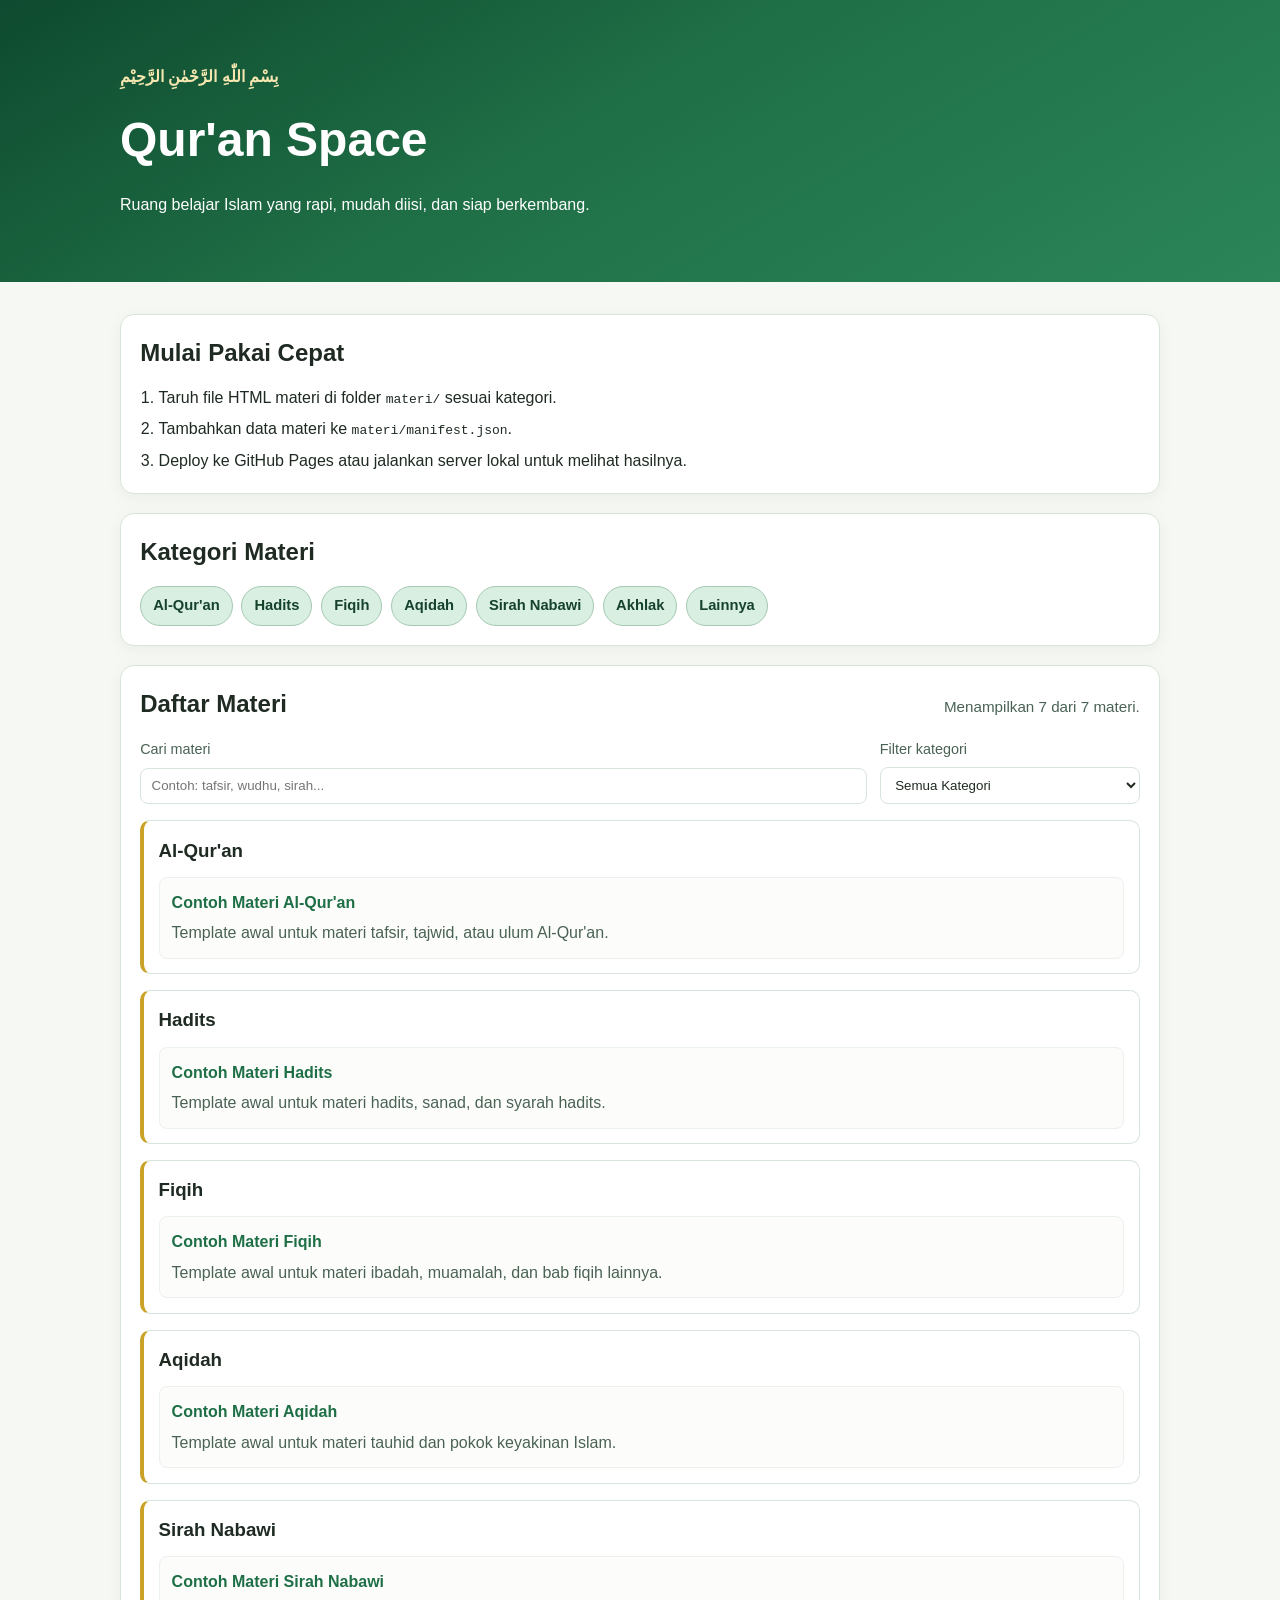
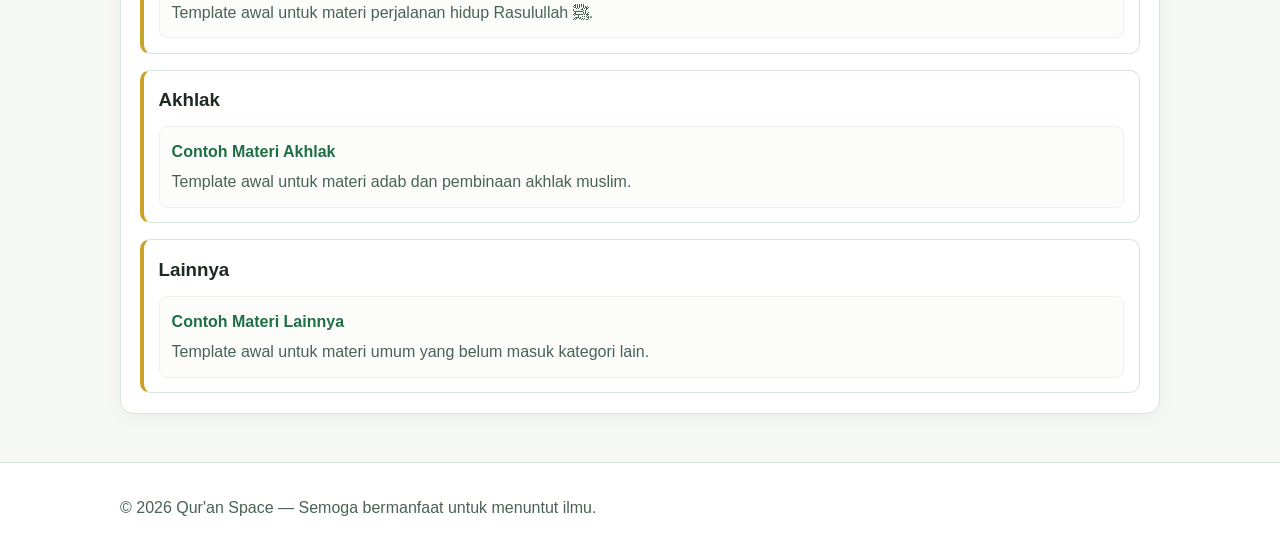
<file: index.html>
<!DOCTYPE html>
<html lang="id">
<head>
  <meta charset="UTF-8">
  <meta name="viewport" content="width=device-width, initial-scale=1.0">
  <title>Qur'an Space | Belajar Islam</title>
  <meta name="description" content="Qur'an Space: ruang belajar Islam dengan daftar materi HTML yang dikelola lewat manifest.">
  <link rel="stylesheet" href="assets/css/style.css">
</head>
<body>
  <header class="hero">
    <div class="container">
      <p class="eyebrow">بِسْمِ اللّٰهِ الرَّحْمٰنِ الرَّحِيْمِ</p>
      <h1>Qur'an Space</h1>
      <p class="tagline">Ruang belajar Islam yang rapi, mudah diisi, dan siap berkembang.</p>
    </div>
  </header>

  <main class="container">
    <section class="panel" aria-labelledby="pakai-title">
      <h2 id="pakai-title">Mulai Pakai Cepat</h2>
      <ol class="langkah-list">
        <li>Taruh file HTML materi di folder <code>materi/</code> sesuai kategori.</li>
        <li>Tambahkan data materi ke <code>materi/manifest.json</code>.</li>
        <li>Deploy ke GitHub Pages atau jalankan server lokal untuk melihat hasilnya.</li>
      </ol>
    </section>

    <section class="panel" aria-labelledby="kategori-title">
      <h2 id="kategori-title">Kategori Materi</h2>
      <nav id="kategori-nav" class="kategori-nav" aria-label="Navigasi kategori materi">
        <p class="hint">Memuat kategori...</p>
      </nav>
    </section>

    <section class="panel" aria-labelledby="materi-title">
      <div class="panel-head">
        <h2 id="materi-title">Daftar Materi</h2>
        <p class="hint">
          Menampilkan <span id="total-ditampilkan">0</span> dari
          <span id="total-materi">0</span> materi.
        </p>
      </div>
      <div class="filter-tools">
        <label class="field">
          <span>Cari materi</span>
          <input id="search-materi" type="search" placeholder="Contoh: tafsir, wudhu, sirah..." autocomplete="off">
        </label>
        <label class="field">
          <span>Filter kategori</span>
          <select id="filter-kategori">
            <option value="">Semua Kategori</option>
          </select>
        </label>
      </div>
      <div id="materi-list" class="materi-list" aria-live="polite">
        <p class="hint">Memuat daftar materi...</p>
      </div>
    </section>
  </main>

  <footer class="footer">
    <div class="container">
      <p>© <span id="year"></span> Qur'an Space — Semoga bermanfaat untuk menuntut ilmu.</p>
    </div>
  </footer>

  <script src="assets/js/main.js"></script>
</body>
</html>
</file>
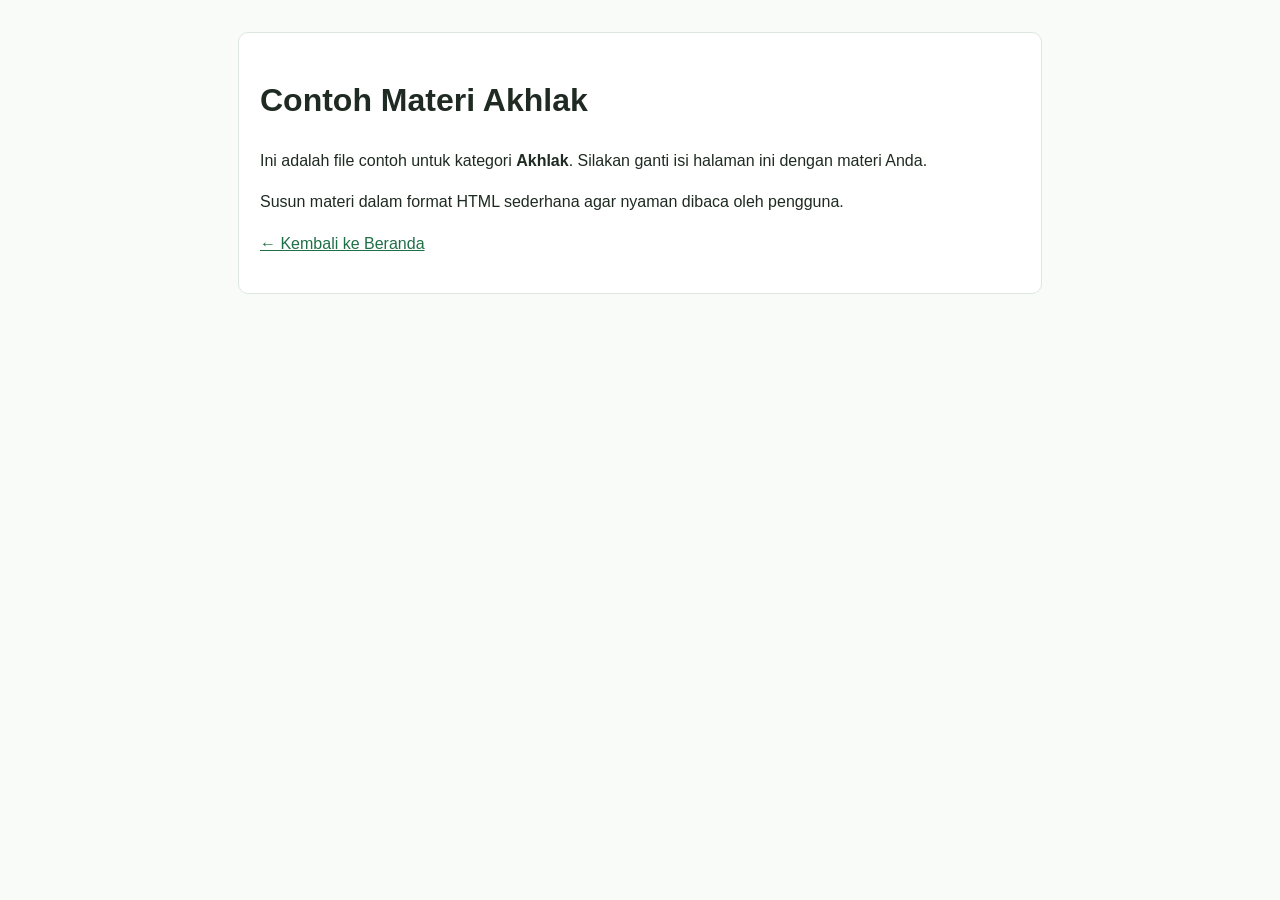
<file: materi/akhlak/contoh-materi.html>
<!DOCTYPE html>
<html lang="id">
<head>
  <meta charset="UTF-8">
  <meta name="viewport" content="width=device-width, initial-scale=1.0">
  <title>Contoh Materi Akhlak | Qur'an Space</title>
  <style>
    body { font-family: Arial, sans-serif; line-height: 1.6; margin: 0; background: #f8fbf7; color: #1f2b22; }
    main { max-width: 760px; margin: 2rem auto; background: #fff; border: 1px solid #dce8df; border-radius: 10px; padding: 1.3rem; }
    a { color: #1f6f46; }
  </style>
</head>
<body>
  <main>
    <h1>Contoh Materi Akhlak</h1>
    <p>Ini adalah file contoh untuk kategori <strong>Akhlak</strong>. Silakan ganti isi halaman ini dengan materi Anda.</p>
    <p>Susun materi dalam format HTML sederhana agar nyaman dibaca oleh pengguna.</p>
    <p><a href="../../index.html">← Kembali ke Beranda</a></p>
  </main>
</body>
</html>
</file>
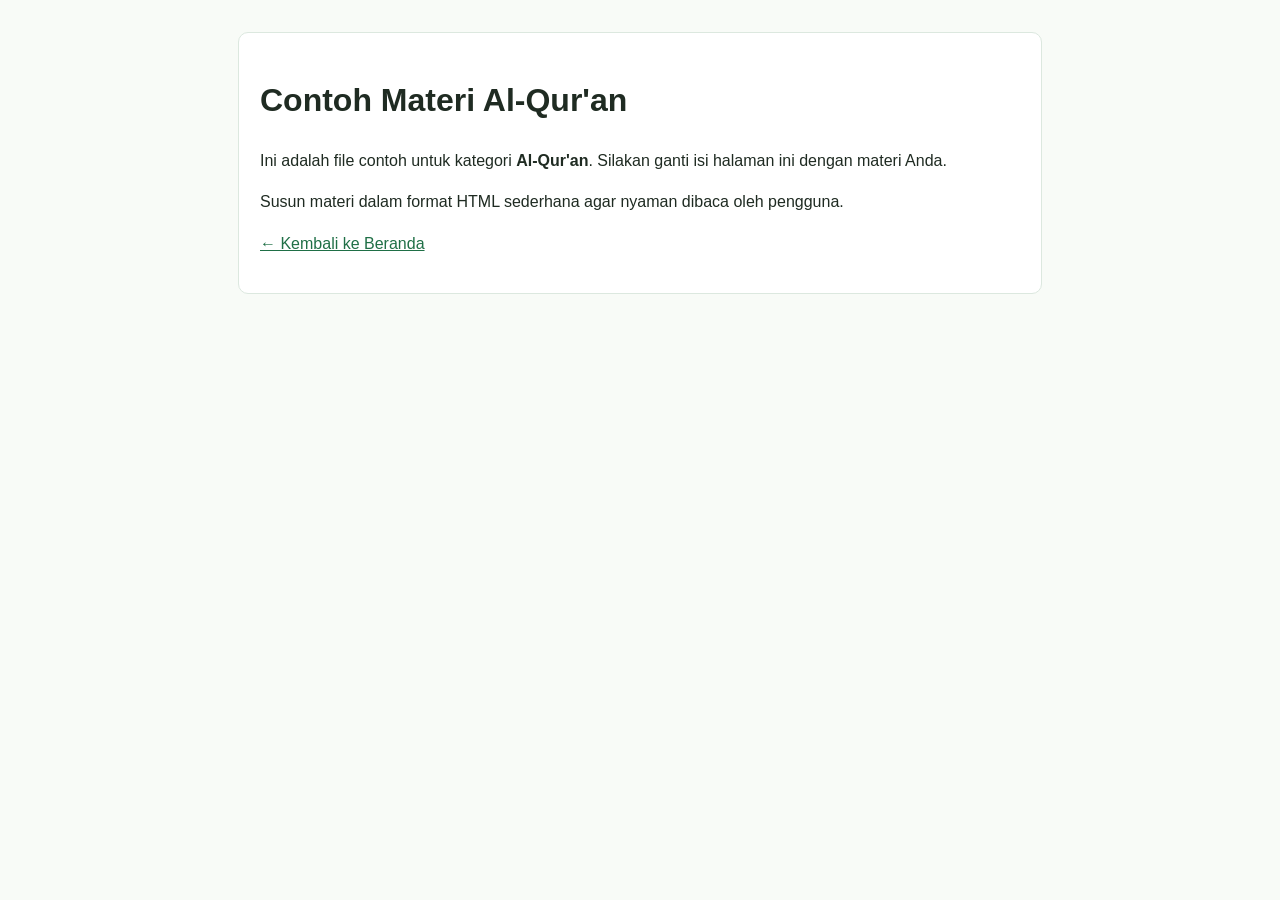
<file: materi/al-quran/contoh-materi.html>
<!DOCTYPE html>
<html lang="id">
<head>
  <meta charset="UTF-8">
  <meta name="viewport" content="width=device-width, initial-scale=1.0">
  <title>Contoh Materi Al-Qur'an | Qur'an Space</title>
  <style>
    body { font-family: Arial, sans-serif; line-height: 1.6; margin: 0; background: #f8fbf7; color: #1f2b22; }
    main { max-width: 760px; margin: 2rem auto; background: #fff; border: 1px solid #dce8df; border-radius: 10px; padding: 1.3rem; }
    a { color: #1f6f46; }
  </style>
</head>
<body>
  <main>
    <h1>Contoh Materi Al-Qur'an</h1>
    <p>Ini adalah file contoh untuk kategori <strong>Al-Qur'an</strong>. Silakan ganti isi halaman ini dengan materi Anda.</p>
    <p>Susun materi dalam format HTML sederhana agar nyaman dibaca oleh pengguna.</p>
    <p><a href="../../index.html">← Kembali ke Beranda</a></p>
  </main>
</body>
</html>
</file>
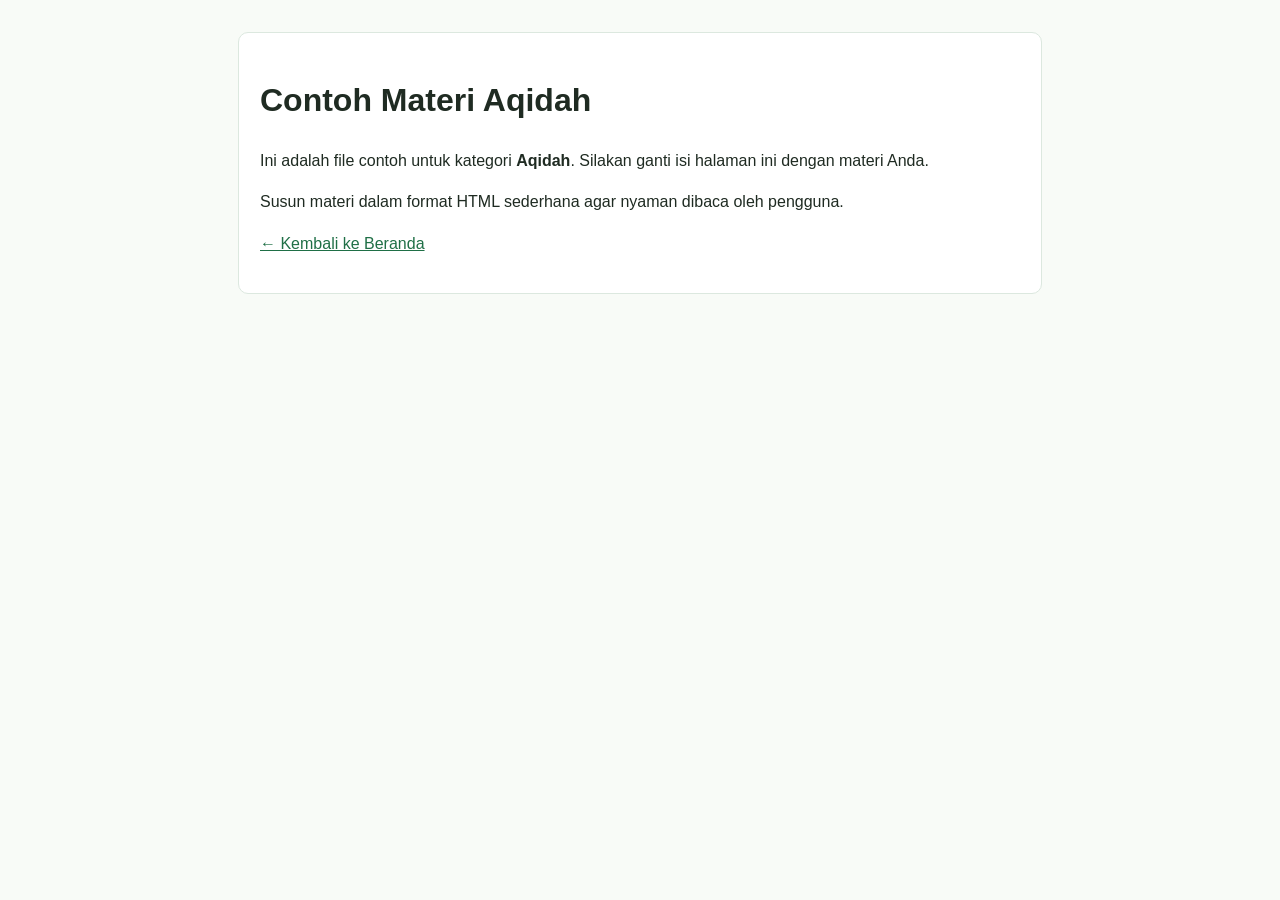
<file: materi/aqidah/contoh-materi.html>
<!DOCTYPE html>
<html lang="id">
<head>
  <meta charset="UTF-8">
  <meta name="viewport" content="width=device-width, initial-scale=1.0">
  <title>Contoh Materi Aqidah | Qur'an Space</title>
  <style>
    body { font-family: Arial, sans-serif; line-height: 1.6; margin: 0; background: #f8fbf7; color: #1f2b22; }
    main { max-width: 760px; margin: 2rem auto; background: #fff; border: 1px solid #dce8df; border-radius: 10px; padding: 1.3rem; }
    a { color: #1f6f46; }
  </style>
</head>
<body>
  <main>
    <h1>Contoh Materi Aqidah</h1>
    <p>Ini adalah file contoh untuk kategori <strong>Aqidah</strong>. Silakan ganti isi halaman ini dengan materi Anda.</p>
    <p>Susun materi dalam format HTML sederhana agar nyaman dibaca oleh pengguna.</p>
    <p><a href="../../index.html">← Kembali ke Beranda</a></p>
  </main>
</body>
</html>
</file>
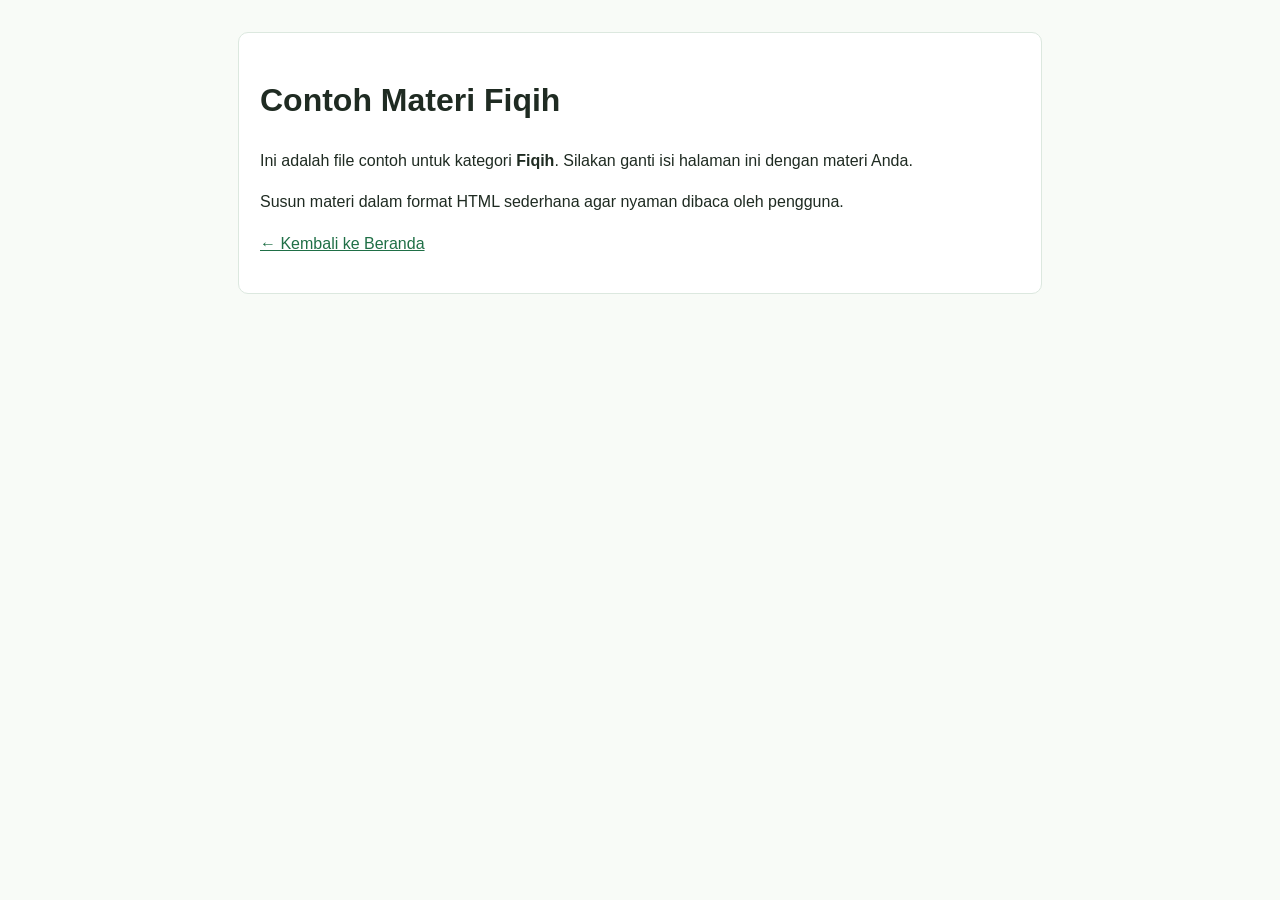
<file: materi/fiqih/contoh-materi.html>
<!DOCTYPE html>
<html lang="id">
<head>
  <meta charset="UTF-8">
  <meta name="viewport" content="width=device-width, initial-scale=1.0">
  <title>Contoh Materi Fiqih | Qur'an Space</title>
  <style>
    body { font-family: Arial, sans-serif; line-height: 1.6; margin: 0; background: #f8fbf7; color: #1f2b22; }
    main { max-width: 760px; margin: 2rem auto; background: #fff; border: 1px solid #dce8df; border-radius: 10px; padding: 1.3rem; }
    a { color: #1f6f46; }
  </style>
</head>
<body>
  <main>
    <h1>Contoh Materi Fiqih</h1>
    <p>Ini adalah file contoh untuk kategori <strong>Fiqih</strong>. Silakan ganti isi halaman ini dengan materi Anda.</p>
    <p>Susun materi dalam format HTML sederhana agar nyaman dibaca oleh pengguna.</p>
    <p><a href="../../index.html">← Kembali ke Beranda</a></p>
  </main>
</body>
</html>
</file>
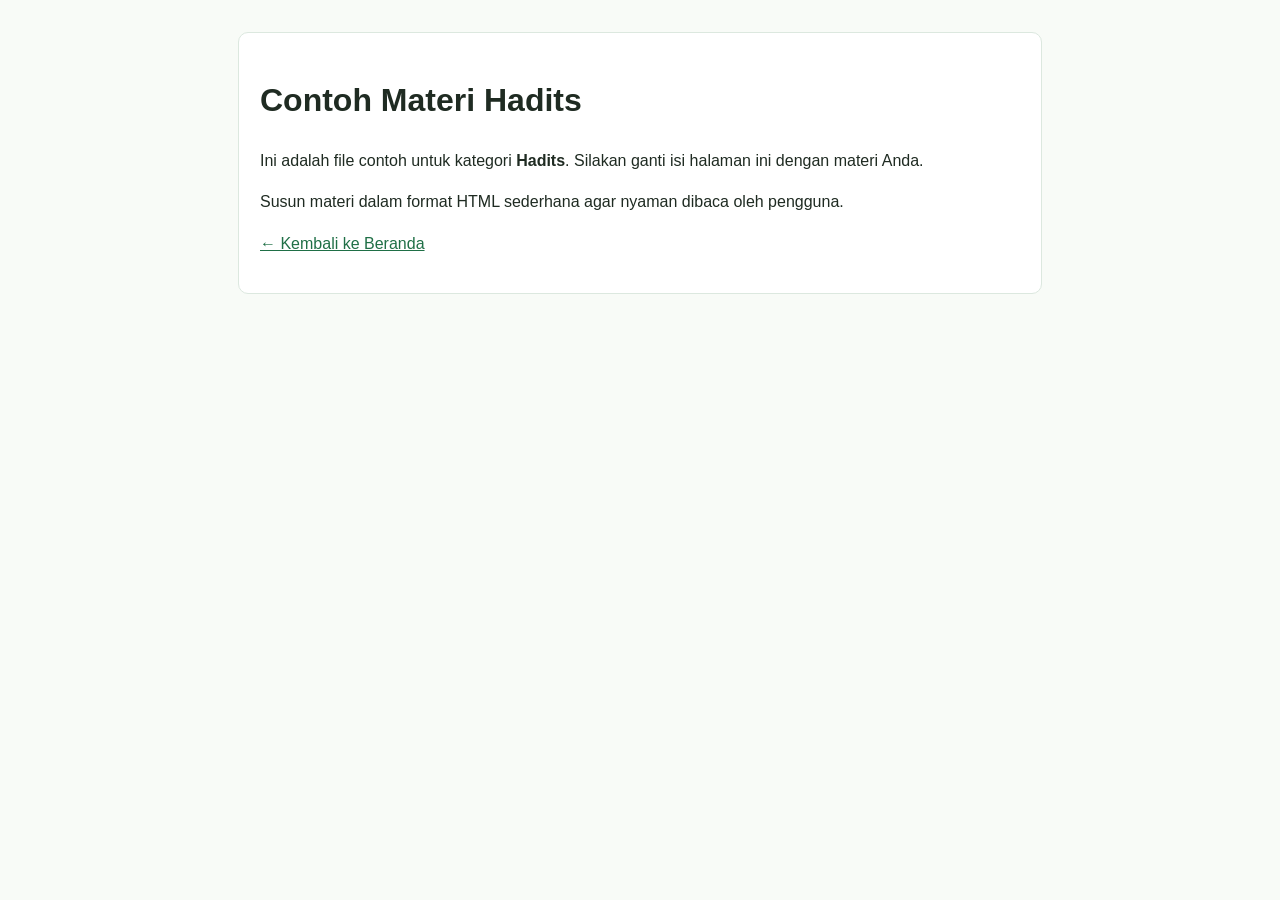
<file: materi/hadits/contoh-materi.html>
<!DOCTYPE html>
<html lang="id">
<head>
  <meta charset="UTF-8">
  <meta name="viewport" content="width=device-width, initial-scale=1.0">
  <title>Contoh Materi Hadits | Qur'an Space</title>
  <style>
    body { font-family: Arial, sans-serif; line-height: 1.6; margin: 0; background: #f8fbf7; color: #1f2b22; }
    main { max-width: 760px; margin: 2rem auto; background: #fff; border: 1px solid #dce8df; border-radius: 10px; padding: 1.3rem; }
    a { color: #1f6f46; }
  </style>
</head>
<body>
  <main>
    <h1>Contoh Materi Hadits</h1>
    <p>Ini adalah file contoh untuk kategori <strong>Hadits</strong>. Silakan ganti isi halaman ini dengan materi Anda.</p>
    <p>Susun materi dalam format HTML sederhana agar nyaman dibaca oleh pengguna.</p>
    <p><a href="../../index.html">← Kembali ke Beranda</a></p>
  </main>
</body>
</html>
</file>
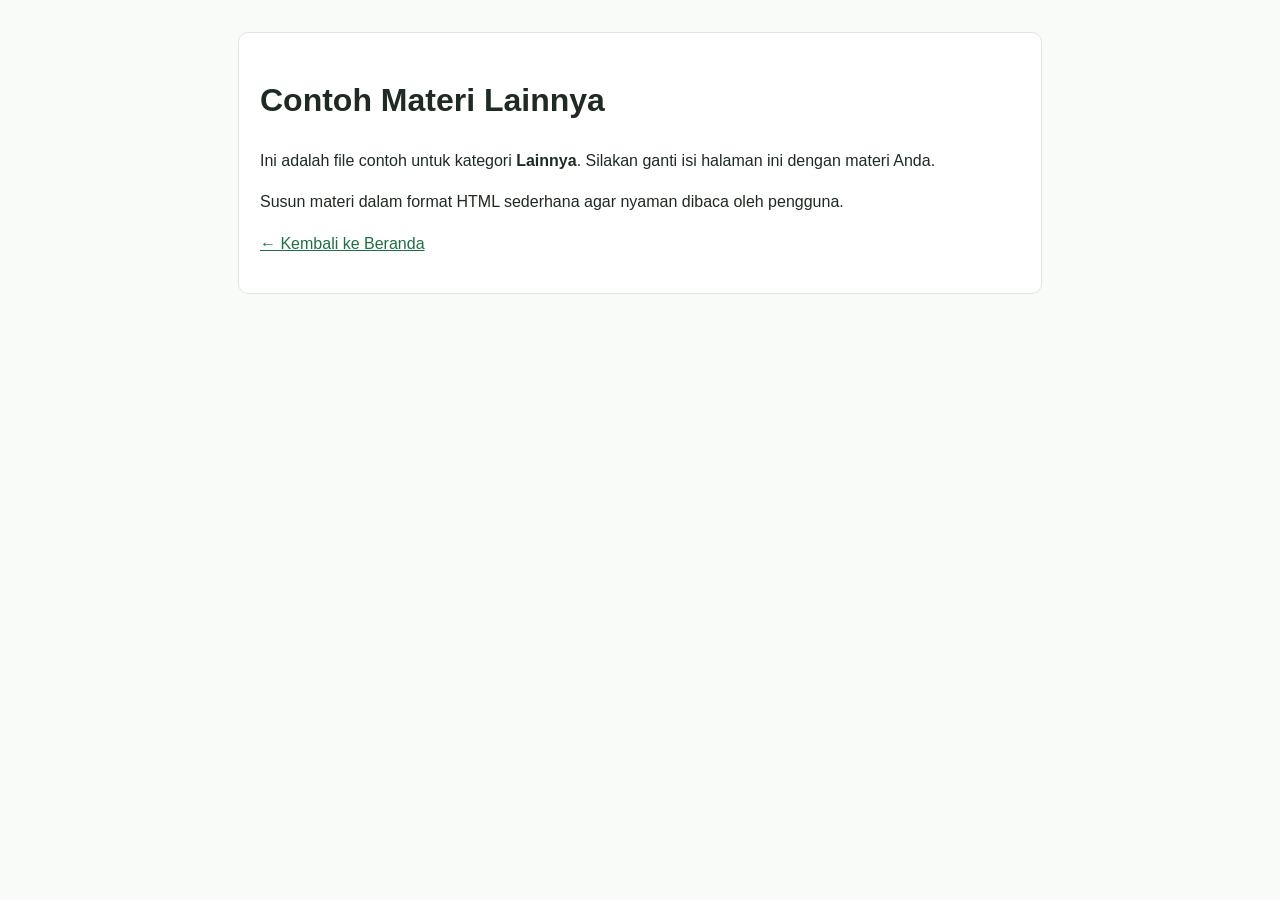
<file: materi/lainnya/contoh-materi.html>
<!DOCTYPE html>
<html lang="id">
<head>
  <meta charset="UTF-8">
  <meta name="viewport" content="width=device-width, initial-scale=1.0">
  <title>Contoh Materi Lainnya | Qur'an Space</title>
  <style>
    body { font-family: Arial, sans-serif; line-height: 1.6; margin: 0; background: #f8fbf7; color: #1f2b22; }
    main { max-width: 760px; margin: 2rem auto; background: #fff; border: 1px solid #dce8df; border-radius: 10px; padding: 1.3rem; }
    a { color: #1f6f46; }
  </style>
</head>
<body>
  <main>
    <h1>Contoh Materi Lainnya</h1>
    <p>Ini adalah file contoh untuk kategori <strong>Lainnya</strong>. Silakan ganti isi halaman ini dengan materi Anda.</p>
    <p>Susun materi dalam format HTML sederhana agar nyaman dibaca oleh pengguna.</p>
    <p><a href="../../index.html">← Kembali ke Beranda</a></p>
  </main>
</body>
</html>
</file>
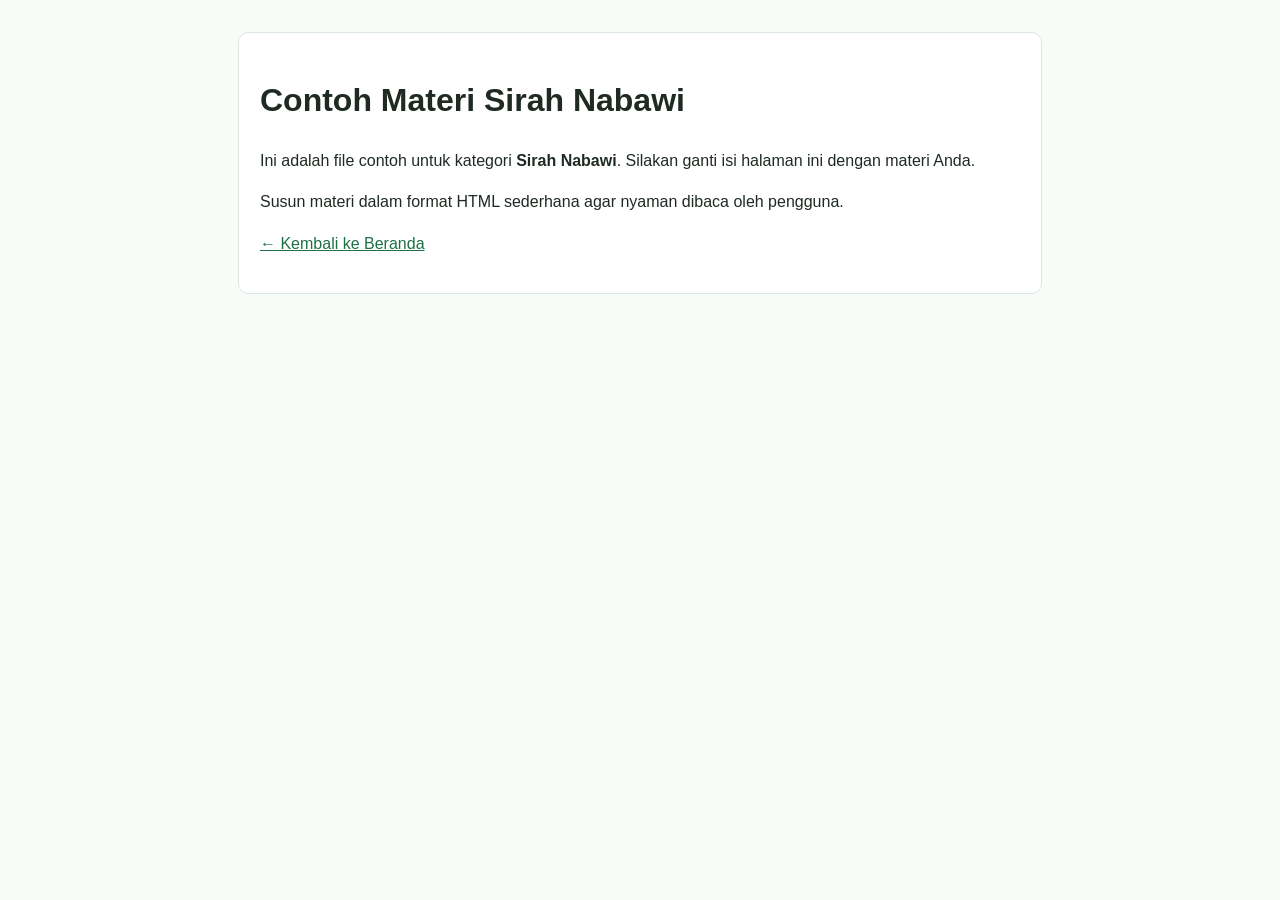
<file: materi/sirah/contoh-materi.html>
<!DOCTYPE html>
<html lang="id">
<head>
  <meta charset="UTF-8">
  <meta name="viewport" content="width=device-width, initial-scale=1.0">
  <title>Contoh Materi Sirah Nabawi | Qur'an Space</title>
  <style>
    body { font-family: Arial, sans-serif; line-height: 1.6; margin: 0; background: #f8fbf7; color: #1f2b22; }
    main { max-width: 760px; margin: 2rem auto; background: #fff; border: 1px solid #dce8df; border-radius: 10px; padding: 1.3rem; }
    a { color: #1f6f46; }
  </style>
</head>
<body>
  <main>
    <h1>Contoh Materi Sirah Nabawi</h1>
    <p>Ini adalah file contoh untuk kategori <strong>Sirah Nabawi</strong>. Silakan ganti isi halaman ini dengan materi Anda.</p>
    <p>Susun materi dalam format HTML sederhana agar nyaman dibaca oleh pengguna.</p>
    <p><a href="../../index.html">← Kembali ke Beranda</a></p>
  </main>
</body>
</html>
</file>
<file: assets/css/style.css>
:root {
  --bg: #f6f9f3;
  --surface: #ffffff;
  --text: #1f2b22;
  --muted: #4a6254;
  --primary: #1f6f46;
  --primary-soft: #d8efe1;
  --accent: #c9a227;
  --border: #d9e4db;
}

* {
  box-sizing: border-box;
}

body {
  margin: 0;
  font-family: "Segoe UI", Tahoma, Geneva, Verdana, sans-serif;
  color: var(--text);
  background: var(--bg);
  line-height: 1.6;
}

.container {
  width: min(100% - 2rem, 1040px);
  margin-inline: auto;
}

.hero {
  background: linear-gradient(150deg, #0e4a2f, #1f6f46 45%, #2b8559);
  color: #fff;
  padding: 4rem 0 3rem;
}

.eyebrow {
  margin: 0 0 0.8rem;
  color: #f6e7b0;
  font-weight: 600;
}

h1 {
  margin: 0;
  font-size: clamp(2rem, 5vw, 3rem);
}

.tagline {
  margin-top: 0.8rem;
  max-width: 60ch;
}

main {
  padding: 2rem 0 3rem;
  display: grid;
  gap: 1.2rem;
}

.panel {
  background: var(--surface);
  border: 1px solid var(--border);
  border-radius: 14px;
  padding: 1.2rem;
  box-shadow: 0 4px 16px rgba(15, 38, 23, 0.05);
}

.panel-head {
  display: flex;
  align-items: baseline;
  justify-content: space-between;
  gap: 1rem;
  flex-wrap: wrap;
}

h2,
h3 {
  margin: 0;
}

.hint {
  margin: 0;
  color: var(--muted);
  font-size: 0.95rem;
}

.langkah-list {
  margin: 0.8rem 0 0;
  padding-left: 1.15rem;
}

.langkah-list li + li {
  margin-top: 0.35rem;
}

.filter-tools {
  margin-top: 0.9rem;
  display: grid;
  grid-template-columns: 1fr 260px;
  gap: 0.8rem;
}

.field {
  display: grid;
  gap: 0.35rem;
  font-size: 0.9rem;
  color: var(--muted);
}

.field input,
.field select {
  width: 100%;
  border: 1px solid var(--border);
  border-radius: 8px;
  padding: 0.58rem 0.65rem;
  color: var(--text);
  background: #fff;
}

.field input:focus-visible,
.field select:focus-visible {
  outline: 2px solid #93c8a9;
  border-color: #7fb996;
}

.kategori-nav {
  margin-top: 0.9rem;
  display: flex;
  flex-wrap: wrap;
  gap: 0.55rem;
}

.kategori-link {
  display: inline-block;
  padding: 0.45rem 0.75rem;
  border-radius: 999px;
  border: 1px solid #a6c9b3;
  background: var(--primary-soft);
  color: #16422c;
  text-decoration: none;
  font-weight: 600;
  font-size: 0.92rem;
}

.kategori-link:hover,
.kategori-link:focus-visible {
  background: #c5e7d2;
}

.materi-list {
  margin-top: 1rem;
  display: grid;
  gap: 1rem;
}

.kategori-group {
  border: 1px solid var(--border);
  border-left: 4px solid var(--accent);
  border-radius: 10px;
  padding: 0.9rem;
}

.item-list {
  list-style: none;
  margin: 0.7rem 0 0;
  padding: 0;
  display: grid;
  gap: 0.55rem;
}

.item {
  background: #fcfdfb;
  border: 1px solid #ebf2ed;
  border-radius: 8px;
  padding: 0.75rem;
}

.item a {
  color: var(--primary);
  font-weight: 700;
  text-decoration: none;
}

.item a:hover,
.item a:focus-visible {
  text-decoration: underline;
}

.item p {
  margin: 0.3rem 0 0;
  color: var(--muted);
}

.footer {
  border-top: 1px solid var(--border);
  background: #fff;
  padding: 1rem 0;
  color: var(--muted);
}

@media (max-width: 680px) {
  .hero {
    padding-top: 3rem;
  }

  .filter-tools {
    grid-template-columns: 1fr;
  }

  .panel {
    padding: 1rem;
  }
}
</file>
